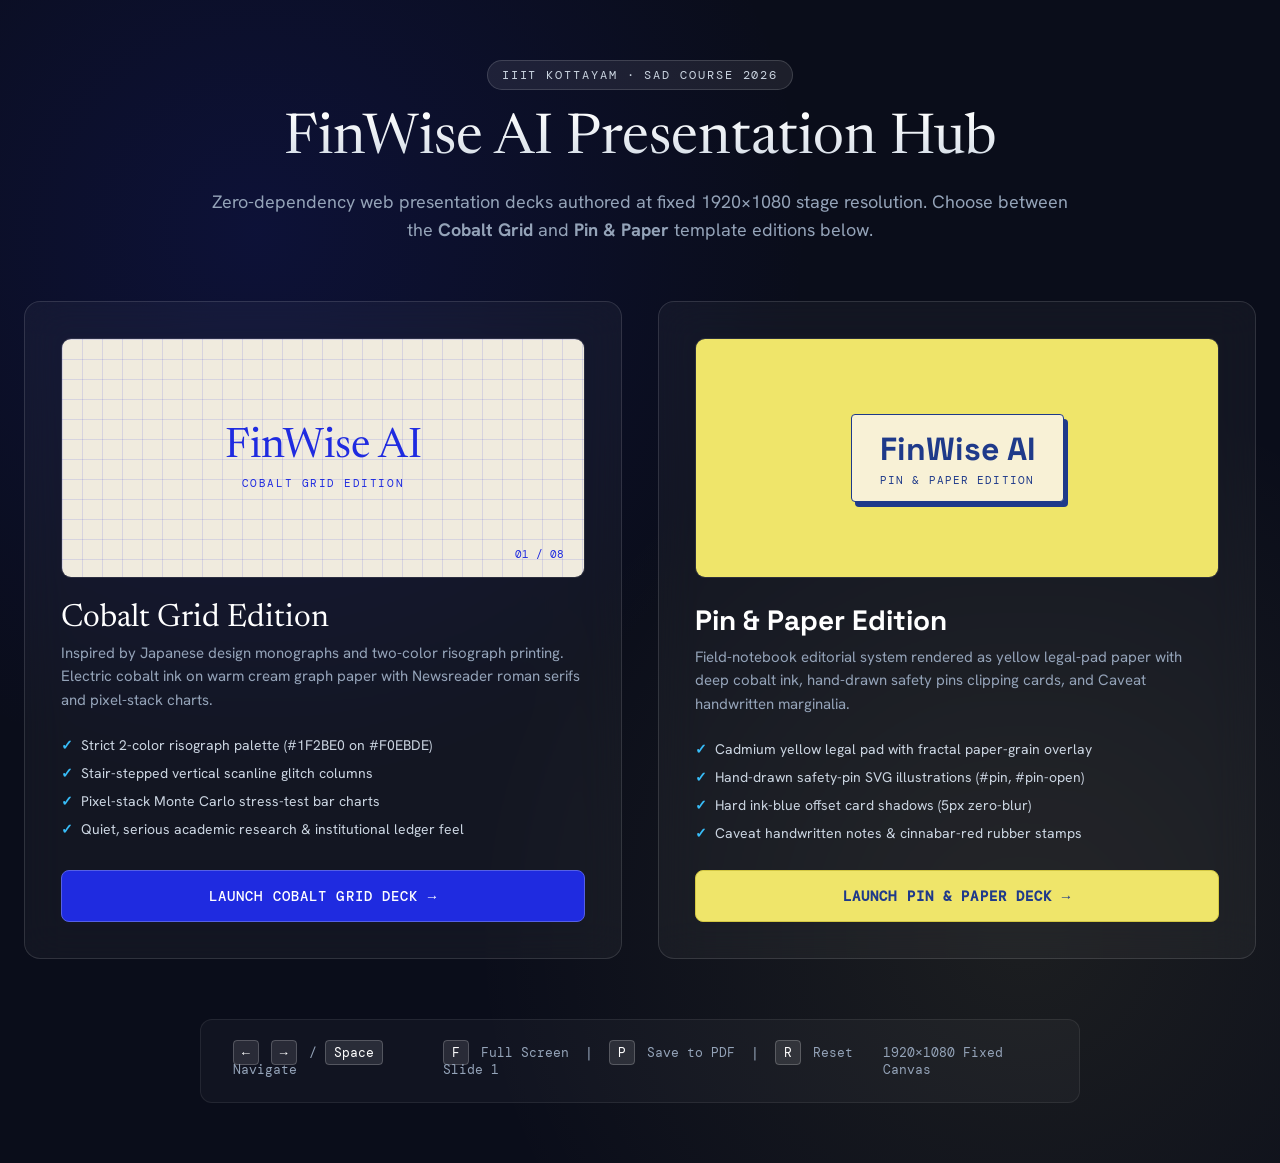
<file: slides/index.html>
<!DOCTYPE html>
<html lang="en">
<head>
    <meta charset="UTF-8">
    <meta name="viewport" content="width=device-width, initial-scale=1.0">
    <title>FinWise AI — Presentation Hub & Style Switcher</title>
    <link rel="preconnect" href="https://fonts.googleapis.com">
    <link rel="preconnect" href="https://fonts.gstatic.com" crossorigin>
    <link href="https://fonts.googleapis.com/css2?family=DM+Mono:ital,wght@0,400;0,500;1,400&family=Hanken+Grotesk:wght@400;500;600;700&family=Newsreader:ital,opsz,wght@0,6..72,400;1,6..72,400&family=Space+Grotesk:wght@500;700&display=swap" rel="stylesheet">

    <style>
        :root {
            --bg-dark: #0a0d1a;
            --card-bg: rgba(255, 255, 255, 0.04);
            --card-border: rgba(255, 255, 255, 0.12);
            --cobalt: #1F2BE0;
            --cobalt-glow: rgba(31, 43, 224, 0.35);
            --yellow: #EFE56A;
            --text-primary: #ffffff;
            --text-muted: #94a3b8;
        }

        * {
            margin: 0;
            padding: 0;
            box-sizing: border-box;
            -webkit-font-smoothing: antialiased;
        }

        body {
            background: var(--bg-dark);
            color: var(--text-primary);
            font-family: 'Hanken Grotesk', -apple-system, sans-serif;
            min-height: 100vh;
            display: flex;
            flex-direction: column;
            align-items: center;
            padding: 60px 24px;
            background-image: 
                radial-gradient(circle at 20% 20%, rgba(31, 43, 224, 0.15) 0%, transparent 40%),
                radial-gradient(circle at 80% 80%, rgba(239, 229, 106, 0.08) 0%, transparent 40%);
        }

        .header-section {
            text-align: center;
            max-width: 880px;
            margin-bottom: 56px;
        }

        .badge {
            display: inline-block;
            font-family: 'DM Mono', monospace;
            font-size: 12px;
            letter-spacing: 0.16em;
            text-transform: uppercase;
            padding: 6px 14px;
            background: rgba(255, 255, 255, 0.08);
            border: 1px solid rgba(255, 255, 255, 0.15);
            border-radius: 999px;
            color: #cbd5e1;
            margin-bottom: 20px;
        }

        .title {
            font-family: 'Newsreader', Georgia, serif;
            font-size: 56px;
            font-weight: 400;
            line-height: 1.1;
            margin-bottom: 16px;
            background: linear-gradient(180deg, #ffffff 0%, #cbd5e1 100%);
            -webkit-background-clip: text;
            -webkit-text-fill-color: transparent;
        }

        .subtitle {
            font-size: 18px;
            color: var(--text-muted);
            line-height: 1.6;
        }

        /* Deck Card Comparison Grid */
        .decks-grid {
            display: grid;
            grid-template-columns: repeat(2, 1fr);
            gap: 36px;
            max-width: 1240px;
            width: 100%;
            margin-bottom: 60px;
        }

        .deck-card {
            background: var(--card-bg);
            border: 1px solid var(--card-border);
            border-radius: 16px;
            padding: 36px;
            display: flex;
            flex-direction: column;
            justify-content: space-between;
            backdrop-filter: blur(20px);
            transition: transform 0.3s cubic-bezier(0.16, 1, 0.3, 1), border-color 0.3s, box-shadow 0.3s;
            position: relative;
            overflow: hidden;
        }

        .deck-card:hover {
            transform: translateY(-6px);
            box-shadow: 0 20px 50px rgba(0, 0, 0, 0.6);
        }

        .deck-card.cobalt-theme:hover {
            border-color: #5560E5;
            box-shadow: 0 20px 50px var(--cobalt-glow);
        }

        .deck-card.pin-theme:hover {
            border-color: #EFE56A;
            box-shadow: 0 20px 50px rgba(239, 229, 106, 0.2);
        }

        .deck-preview-thumb {
            width: 100%;
            height: 240px;
            border-radius: 10px;
            margin-bottom: 24px;
            border: 1px solid rgba(255, 255, 255, 0.1);
            overflow: hidden;
            display: flex;
            align-items: center;
            justify-content: center;
            position: relative;
        }

        .cobalt-thumb-bg {
            background: #F0EBDE;
            color: #1F2BE0;
            width: 100%;
            height: 100%;
            display: flex;
            flex-direction: column;
            justify-content: center;
            align-items: center;
            background-image: 
                linear-gradient(to right, rgba(31, 43, 224, 0.12) 1px, transparent 1px),
                linear-gradient(to bottom, rgba(31, 43, 224, 0.12) 1px, transparent 1px);
            background-size: 20px 20px;
            position: relative;
        }

        .pin-thumb-bg {
            background: #EFE56A;
            color: #1F3A8A;
            width: 100%;
            height: 100%;
            display: flex;
            flex-direction: column;
            justify-content: center;
            align-items: center;
            position: relative;
        }

        .deck-name {
            font-size: 28px;
            font-weight: 700;
            margin-bottom: 8px;
        }

        .deck-desc {
            font-size: 15px;
            color: var(--text-muted);
            line-height: 1.55;
            margin-bottom: 24px;
        }

        .features-list {
            list-style: none;
            display: flex;
            flex-direction: column;
            gap: 10px;
            margin-bottom: 28px;
            font-size: 14px;
            color: #cbd5e1;
        }

        .features-list li {
            display: flex;
            align-items: center;
            gap: 8px;
        }

        .features-list li::before {
            content: "✓";
            color: #38bdf8;
            font-weight: bold;
        }

        .btn-launch {
            display: inline-flex;
            align-items: center;
            justify-content: center;
            gap: 10px;
            width: 100%;
            padding: 16px 24px;
            border-radius: 8px;
            font-family: 'DM Mono', monospace;
            font-size: 14px;
            font-weight: 500;
            letter-spacing: 0.08em;
            text-transform: uppercase;
            text-decoration: none;
            transition: all 0.2s;
            cursor: pointer;
        }

        .btn-cobalt {
            background: #1F2BE0;
            color: #ffffff;
            border: 1px solid #5560E5;
        }

        .btn-cobalt:hover {
            background: #2b39f5;
        }

        .btn-pin {
            background: #EFE56A;
            color: #1F3A8A;
            border: 1px solid #d4c844;
            font-weight: 600;
        }

        .btn-pin:hover {
            background: #f7ec7e;
        }

        /* Keyboard Guide Footer */
        .controls-info {
            max-width: 880px;
            width: 100%;
            background: rgba(255, 255, 255, 0.03);
            border: 1px solid rgba(255, 255, 255, 0.08);
            border-radius: 12px;
            padding: 24px 32px;
            display: flex;
            justify-content: space-between;
            align-items: center;
            font-family: 'DM Mono', monospace;
            font-size: 13px;
            color: #94a3b8;
        }

        .key-badge {
            background: rgba(255, 255, 255, 0.1);
            border: 1px solid rgba(255, 255, 255, 0.2);
            padding: 3px 8px;
            border-radius: 4px;
            color: #fff;
            margin-right: 4px;
        }
    </style>
</head>
<body>

    <header class="header-section">
        <span class="badge">IIIT KOTTAYAM · SAD COURSE 2026</span>
        <h1 class="title">FinWise AI Presentation Hub</h1>
        <p class="subtitle">
            Zero-dependency web presentation decks authored at fixed 1920×1080 stage resolution. 
            Choose between the <strong>Cobalt Grid</strong> and <strong>Pin & Paper</strong> template editions below.
        </p>
    </header>

    <main class="decks-grid">
        <!-- Card 1: Cobalt Grid Edition -->
        <article class="deck-card cobalt-theme">
            <div>
                <div class="deck-preview-thumb">
                    <div class="cobalt-thumb-bg">
                        <span style="font-family: 'Newsreader', serif; font-size: 42px; line-height: 1;">FinWise AI</span>
                        <span style="font-family: 'DM Mono'; font-size: 11px; letter-spacing: 0.14em; text-transform: uppercase; margin-top: 8px;">Cobalt Grid Edition</span>
                        <div style="position: absolute; right: 20px; bottom: 16px; font-family: 'DM Mono'; font-size: 11px;">01 / 08</div>
                    </div>
                </div>

                <h2 class="deck-name" style="font-family: 'Newsreader', serif; font-weight: 400; font-size: 32px;">Cobalt Grid Edition</h2>
                <p class="deck-desc">
                    Inspired by Japanese design monographs and two-color risograph printing. Electric cobalt ink on warm cream graph paper with Newsreader roman serifs and pixel-stack charts.
                </p>

                <ul class="features-list">
                    <li>Strict 2-color risograph palette (#1F2BE0 on #F0EBDE)</li>
                    <li>Stair-stepped vertical scanline glitch columns</li>
                    <li>Pixel-stack Monte Carlo stress-test bar charts</li>
                    <li>Quiet, serious academic research & institutional ledger feel</li>
                </ul>
            </div>

            <a href="cobalt_grid.html" class="btn-launch btn-cobalt" target="_self">
                Launch Cobalt Grid Deck →
            </a>
        </article>

        <!-- Card 2: Pin & Paper Edition -->
        <article class="deck-card pin-theme">
            <div>
                <div class="deck-preview-thumb">
                    <div class="pin-thumb-bg">
                        <div style="background: #F8F1D6; border: 1.5px solid #1F3A8A; box-shadow: 4px 5px 0 0 #1F3A8A; padding: 14px 28px; border-radius: 4px; text-align: center;">
                            <span style="font-family: 'Space Grotesk'; font-size: 32px; font-weight: 700;">FinWise AI</span>
                            <span style="display: block; font-family: 'DM Mono'; font-size: 11px; margin-top: 4px; letter-spacing: 0.1em;">PIN & PAPER EDITION</span>
                        </div>
                    </div>
                </div>

                <h2 class="deck-name" style="font-family: 'Space Grotesk';">Pin & Paper Edition</h2>
                <p class="deck-desc">
                    Field-notebook editorial system rendered as yellow legal-pad paper with deep cobalt ink, hand-drawn safety pins clipping cards, and Caveat handwritten marginalia.
                </p>

                <ul class="features-list">
                    <li>Cadmium yellow legal pad with fractal paper-grain overlay</li>
                    <li>Hand-drawn safety-pin SVG illustrations (#pin, #pin-open)</li>
                    <li>Hard ink-blue offset card shadows (5px zero-blur)</li>
                    <li>Caveat handwritten notes & cinnabar-red rubber stamps</li>
                </ul>
            </div>

            <a href="pin_and_paper.html" class="btn-launch btn-pin" target="_self">
                Launch Pin & Paper Deck →
            </a>
        </article>
    </main>

    <footer class="controls-info">
        <div>
            <span class="key-badge">←</span> <span class="key-badge">→</span> / <span class="key-badge">Space</span> Navigate
        </div>
        <div>
            <span class="key-badge">F</span> Full Screen &nbsp;|&nbsp; <span class="key-badge">P</span> Save to PDF &nbsp;|&nbsp; <span class="key-badge">R</span> Reset Slide 1
        </div>
        <div>
            1920×1080 Fixed Canvas
        </div>
    </footer>

</body>
</html>
</file>
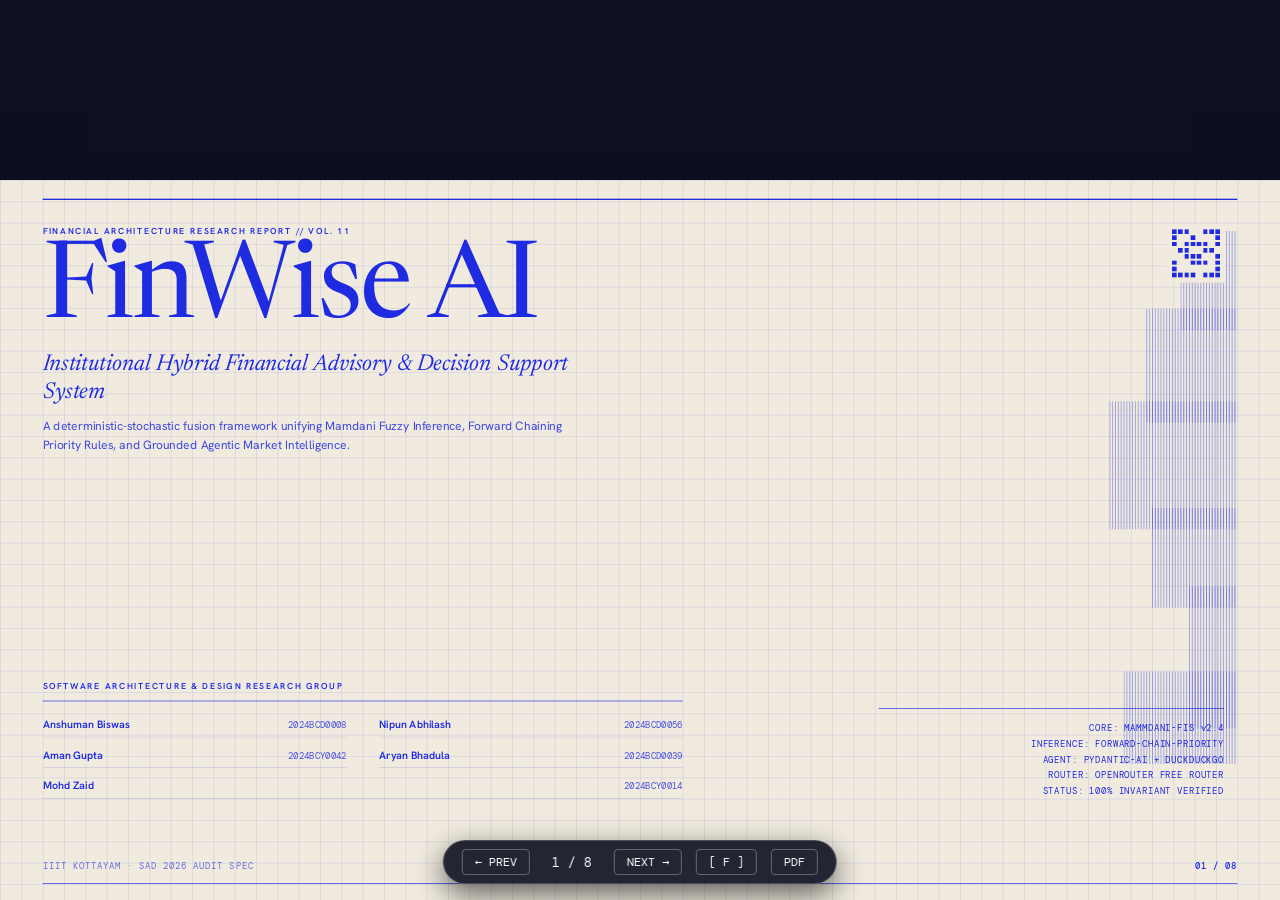
<file: slides/cobalt_grid.html>
<!DOCTYPE html>
<html lang="en">
<head>
    <meta charset="UTF-8">
    <meta name="viewport" content="width=device-width, initial-scale=1.0">
    <title>FinWise AI — Institutional Hybrid Financial Advisory & Decision Support System</title>
    <!-- Google Fonts: Newsreader (display serif 400), Hanken Grotesk (sans body & caps), DM Mono (chrome & telemetry) -->
    <link rel="preconnect" href="https://fonts.googleapis.com">
    <link rel="preconnect" href="https://fonts.gstatic.com" crossorigin>
    <link href="https://fonts.googleapis.com/css2?family=DM+Mono:ital,wght@0,400;0,500;1,400&family=Hanken+Grotesk:wght@400;500;600;700&family=Newsreader:ital,opsz,wght@0,6..72,400;1,6..72,400&display=swap" rel="stylesheet">

    <style>
        /* ==========================================================================
           COBALT GRID DESIGN SYSTEM (zarazhangrui/frontend-slides)
           Strict Two-Color Editorial Risograph Aesthetic
           ========================================================================== */
        :root {
            --paper: #F0EBDE;
            --paper-2: #E6E0CE;
            --ink: #1F2BE0;
            --ink-soft: #5560E5;
            --grid: rgba(31, 43, 224, 0.09);
            --ink-faint: rgba(31, 43, 224, 0.18);
            --ink-subtle: rgba(31, 43, 224, 0.35);

            --font-serif: "Newsreader", Georgia, serif;
            --font-sans: "Hanken Grotesk", -apple-system, BlinkMacSystemFont, sans-serif;
            --font-mono: "DM Mono", ui-monospace, SFMono-Regular, monospace;

            --ease-out: cubic-bezier(0.16, 1, 0.3, 1);
        }

        * {
            margin: 0;
            padding: 0;
            box-sizing: border-box;
            -webkit-font-smoothing: antialiased;
        }

        html, body {
            width: 100%;
            height: 100%;
            overflow: hidden;
            background: #0d1020;
            font-family: var(--font-sans);
            color: var(--ink);
            user-select: none;
        }

        /* 1. Viewport Outer Container */
        .deck-viewport {
            position: fixed;
            inset: 0;
            overflow: hidden;
            display: flex;
            align-items: center;
            justify-content: center;
            background: #0d1020;
        }

        /* 2. Fixed 1920x1080 Stage */
        .deck-stage {
            position: absolute;
            width: 1920px;
            height: 1080px;
            background: var(--paper);
            overflow: hidden;
            transform-origin: center center;
            box-shadow: 0 30px 90px rgba(0, 0, 0, 0.5);
        }

        /* 3. Permanent Graph-Paper Grid (Non-optional) */
        .deck-stage::before {
            content: "";
            position: absolute;
            inset: 0;
            background-image: 
                linear-gradient(to right, var(--grid) 1px, transparent 1px),
                linear-gradient(to bottom, var(--grid) 1px, transparent 1px);
            background-size: 32px 32px;
            pointer-events: none;
            z-index: 1;
        }

        /* 4. Persistent Cobalt Hairlines Framing Every Slide */
        .stage-hairline-top {
            position: absolute;
            top: 28px;
            left: 64px;
            right: 64px;
            height: 1.5px;
            background: var(--ink);
            z-index: 20;
            pointer-events: none;
        }

        .stage-hairline-bottom {
            position: absolute;
            bottom: 24px;
            left: 64px;
            right: 64px;
            height: 1.5px;
            background: var(--ink);
            z-index: 20;
            pointer-events: none;
        }

        /* 5. Persistent Navigation Chrome & Page Number */
        .stage-chrome-left {
            position: absolute;
            left: 64px;
            bottom: 42px;
            font-family: var(--font-mono);
            font-size: 13px;
            letter-spacing: 0.08em;
            color: var(--ink);
            opacity: 0.65;
            z-index: 25;
            text-transform: uppercase;
        }

        .stage-chrome-right {
            position: absolute;
            right: 64px;
            bottom: 42px;
            font-family: var(--font-mono);
            font-size: 14px;
            letter-spacing: 0.08em;
            color: var(--ink);
            font-weight: 500;
            z-index: 25;
        }

        /* 6. Slide Stack Layout */
        .slide {
            position: absolute;
            inset: 0;
            width: 1920px;
            height: 1080px;
            padding: 68px 64px 80px 64px;
            display: flex;
            flex-direction: column;
            opacity: 0;
            visibility: hidden;
            pointer-events: none;
            transition: opacity 0.3s var(--ease-out), transform 0.3s var(--ease-out);
            z-index: 2;
        }

        .slide.active {
            opacity: 1;
            visibility: visible;
            pointer-events: auto;
            z-index: 10;
        }

        /* Topbar Header Component */
        .topbar {
            display: flex;
            align-items: baseline;
            justify-content: space-between;
            border-bottom: 1.5px solid var(--ink);
            padding-bottom: 18px;
            margin-bottom: 42px;
            position: relative;
            z-index: 5;
        }

        .topbar-title {
            font-family: var(--font-serif);
            font-size: 52px;
            font-weight: 400;
            line-height: 1.0;
            color: var(--ink);
            letter-spacing: -0.01em;
        }

        .topbar-meta {
            font-family: var(--font-mono);
            font-size: 14px;
            letter-spacing: 0.1em;
            text-transform: uppercase;
            color: var(--ink);
            opacity: 0.85;
        }

        /* Typography Presets */
        .display-hero {
            font-family: var(--font-serif);
            font-size: 160px;
            font-weight: 400;
            line-height: 0.88;
            letter-spacing: -0.025em;
            color: var(--ink);
        }

        .serif-sub {
            font-family: var(--font-serif);
            font-size: 34px;
            font-weight: 400;
            line-height: 1.25;
            color: var(--ink);
        }

        .serif-italic {
            font-style: italic;
        }

        .micro-kicker {
            font-family: var(--font-sans);
            font-size: 13px;
            font-weight: 600;
            letter-spacing: 0.18em;
            text-transform: uppercase;
            color: var(--ink);
            display: block;
            margin-bottom: 12px;
        }

        .mono-tag {
            font-family: var(--font-mono);
            font-size: 13px;
            letter-spacing: 0.06em;
            color: var(--ink);
        }

        .body-p {
            font-family: var(--font-sans);
            font-size: 18px;
            font-weight: 400;
            line-height: 1.55;
            color: var(--ink);
        }

        .body-sm {
            font-family: var(--font-sans);
            font-size: 15px;
            font-weight: 400;
            line-height: 1.5;
            color: var(--ink);
        }

        /* Decorative Elements: Pixel Glitch & QR Block */
        .pixel-glitch {
            position: absolute;
            right: 64px;
            top: 76px;
            bottom: 90px;
            width: 320px;
            pointer-events: none;
            z-index: 3;
            opacity: 0.85;
        }

        .qr-mosaic {
            display: grid;
            grid-template-columns: repeat(8, 1fr);
            grid-template-rows: repeat(8, 1fr);
            gap: 2.5px;
            background: var(--paper);
            padding: 6px;
            box-shadow: 0 0 0 2px var(--paper);
            width: 84px;
            height: 84px;
        }

        .qr-cell {
            background: transparent;
        }

        .qr-cell.on {
            background: var(--ink);
        }

        /* Slide 1: Masthead Cover Styles */
        .cover-container {
            display: grid;
            grid-template-columns: 1.4fr 0.6fr;
            height: 100%;
            align-content: space-between;
            position: relative;
            z-index: 5;
        }

        .cover-left {
            display: flex;
            flex-direction: column;
            justify-content: space-between;
            height: 860px;
        }

        .cover-right {
            display: flex;
            flex-direction: column;
            align-items: flex-end;
            justify-content: space-between;
            height: 860px;
            padding-right: 20px;
        }

        .team-roster {
            display: grid;
            grid-template-columns: repeat(2, 1fr);
            gap: 16px 48px;
            border-top: 1.5px solid var(--ink);
            padding-top: 24px;
            max-width: 960px;
        }

        .roster-item {
            display: flex;
            justify-content: space-between;
            align-items: baseline;
            border-bottom: 1px solid var(--ink-faint);
            padding-bottom: 8px;
        }

        .roster-name {
            font-family: var(--font-sans);
            font-size: 16px;
            font-weight: 600;
            color: var(--ink);
        }

        .roster-roll {
            font-family: var(--font-mono);
            font-size: 14px;
            color: var(--ink);
            opacity: 0.8;
        }

        /* Slide 2: Four Dilemmas Ledger Grid */
        .ledger-grid {
            display: grid;
            grid-template-columns: repeat(2, 1fr);
            gap: 36px 64px;
            position: relative;
            z-index: 5;
        }

        .ledger-card {
            border-top: 1.5px solid var(--ink);
            padding-top: 20px;
            display: flex;
            flex-direction: column;
            gap: 14px;
        }

        .ledger-num {
            font-family: var(--font-mono);
            font-size: 16px;
            font-weight: 500;
            color: var(--ink);
            letter-spacing: 0.08em;
        }

        .ledger-h3 {
            font-family: var(--font-serif);
            font-size: 34px;
            font-weight: 400;
            line-height: 1.15;
            color: var(--ink);
        }

        .ledger-fail {
            font-family: var(--font-mono);
            font-size: 13px;
            background: rgba(31, 43, 224, 0.06);
            border-left: 3px solid var(--ink);
            padding: 8px 12px;
            color: var(--ink);
        }

        /* Slide 3: 4-Tier Hybrid Architecture Pipeline */
        .arch-pipeline {
            display: grid;
            grid-template-columns: repeat(4, 1fr);
            gap: 24px;
            height: 760px;
            position: relative;
            z-index: 5;
        }

        .arch-tier {
            border: 1.5px solid var(--ink);
            background: rgba(240, 235, 222, 0.85);
            display: flex;
            flex-direction: column;
            justify-content: space-between;
            padding: 24px 22px;
            position: relative;
        }

        .arch-tier-header {
            border-bottom: 1px solid var(--ink-faint);
            padding-bottom: 14px;
            margin-bottom: 18px;
        }

        .arch-tier-num {
            font-family: var(--font-mono);
            font-size: 12px;
            letter-spacing: 0.14em;
            text-transform: uppercase;
            color: var(--ink);
            opacity: 0.7;
            margin-bottom: 6px;
            display: block;
        }

        .arch-tier-title {
            font-family: var(--font-serif);
            font-size: 28px;
            font-weight: 400;
            line-height: 1.1;
            color: var(--ink);
        }

        .arch-list {
            list-style: none;
            display: flex;
            flex-direction: column;
            gap: 12px;
        }

        .arch-list li {
            font-family: var(--font-sans);
            font-size: 14px;
            line-height: 1.45;
            color: var(--ink);
            padding-left: 14px;
            position: relative;
        }

        .arch-list li::before {
            content: "—";
            position: absolute;
            left: 0;
            color: var(--ink);
            opacity: 0.6;
        }

        .arch-tier-footer {
            border-top: 1px solid var(--ink-faint);
            padding-top: 14px;
            font-family: var(--font-mono);
            font-size: 12px;
            letter-spacing: 0.04em;
            color: var(--ink);
        }

        /* Slide 4: Algorithmic Core I (Mamdani FIS) */
        .math-layout {
            display: grid;
            grid-template-columns: 1.1fr 0.9fr;
            gap: 48px;
            position: relative;
            z-index: 5;
        }

        .math-box {
            border: 1.5px solid var(--ink);
            padding: 28px;
            background: rgba(240, 235, 222, 0.9);
            display: flex;
            flex-direction: column;
            gap: 18px;
        }

        .math-formula {
            font-family: var(--font-mono);
            font-size: 15px;
            line-height: 1.6;
            background: rgba(31, 43, 224, 0.05);
            padding: 14px 18px;
            border-left: 3px solid var(--ink);
            color: var(--ink);
        }

        .table-cobalt {
            width: 100%;
            border-collapse: collapse;
            font-family: var(--font-sans);
            font-size: 14px;
        }

        .table-cobalt th {
            font-family: var(--font-mono);
            font-size: 12px;
            letter-spacing: 0.1em;
            text-transform: uppercase;
            text-align: left;
            padding: 10px 12px;
            border-bottom: 1.5px solid var(--ink);
            color: var(--ink);
        }

        .table-cobalt td {
            padding: 10px 12px;
            border-bottom: 1px solid var(--ink-faint);
            color: var(--ink);
        }

        /* Slide 5: Forward Chaining Priority Rules */
        .rule-chain-grid {
            display: grid;
            grid-template-columns: repeat(2, 1fr);
            gap: 24px;
            position: relative;
            z-index: 5;
        }

        .rule-card {
            border: 1.5px solid var(--ink);
            padding: 22px 24px;
            background: rgba(240, 235, 222, 0.85);
            display: flex;
            flex-direction: column;
            gap: 12px;
        }

        .rule-badge-row {
            display: flex;
            justify-content: space-between;
            align-items: center;
        }

        .rule-prio {
            font-family: var(--font-mono);
            font-size: 12px;
            letter-spacing: 0.1em;
            background: var(--ink);
            color: var(--paper);
            padding: 3px 8px;
            font-weight: 500;
        }

        .rule-id {
            font-family: var(--font-mono);
            font-size: 13px;
            font-weight: 500;
            color: var(--ink);
        }

        .rule-title {
            font-family: var(--font-serif);
            font-size: 26px;
            font-weight: 400;
            color: var(--ink);
            line-height: 1.15;
        }

        .rule-logic {
            font-family: var(--font-mono);
            font-size: 13px;
            line-height: 1.5;
            background: rgba(31, 43, 224, 0.05);
            padding: 10px 14px;
            border-left: 2px solid var(--ink);
        }

        /* Slide 6: Agentic Grounding & Resilience */
        .agent-grid {
            display: grid;
            grid-template-columns: repeat(3, 1fr);
            gap: 28px;
            position: relative;
            z-index: 5;
        }

        .agent-card {
            border: 1.5px solid var(--ink);
            padding: 26px;
            background: rgba(240, 235, 222, 0.85);
            display: flex;
            flex-direction: column;
            gap: 16px;
        }

        .agent-header {
            font-family: var(--font-serif);
            font-size: 28px;
            line-height: 1.15;
            color: var(--ink);
            border-bottom: 1.5px solid var(--ink);
            padding-bottom: 12px;
        }

        /* Slide 7: Verification & TA Evaluation Suite (Pixel Stack Bars) */
        .eval-container {
            display: grid;
            grid-template-columns: 0.9fr 1.1fr;
            gap: 48px;
            position: relative;
            z-index: 5;
        }

        .metrics-stack {
            display: grid;
            grid-template-columns: repeat(2, 1fr);
            gap: 24px;
        }

        .metric-cell {
            border: 1.5px solid var(--ink);
            padding: 20px;
            background: rgba(240, 235, 222, 0.85);
            display: flex;
            flex-direction: column;
            justify-content: space-between;
        }

        .metric-val {
            font-family: var(--font-serif);
            font-size: 64px;
            line-height: 0.95;
            color: var(--ink);
            letter-spacing: -0.02em;
            margin: 8px 0;
        }

        .chart-box {
            border: 1.5px solid var(--ink);
            padding: 24px;
            background: rgba(240, 235, 222, 0.9);
            display: flex;
            flex-direction: column;
            justify-content: space-between;
        }

        .pixel-bars-container {
            display: flex;
            align-items: flex-end;
            justify-content: space-between;
            height: 340px;
            padding: 20px 0 10px 0;
            border-bottom: 1.5px solid var(--ink);
        }

        .bar-col {
            display: flex;
            flex-direction: column;
            align-items: center;
            gap: 8px;
            flex: 1;
        }

        .bar-stack {
            display: flex;
            flex-direction: column-reverse;
            gap: 3px;
            width: 32px;
        }

        .stack-cell {
            width: 100%;
            height: 12px;
            background: var(--grid);
        }

        .stack-cell.on {
            background: var(--ink);
        }

        .bar-label {
            font-family: var(--font-mono);
            font-size: 11px;
            letter-spacing: 0.05em;
            color: var(--ink);
        }

        /* Slide 8: Workstation & Roadmap */
        .closing-container {
            display: grid;
            grid-template-columns: 1fr 1fr;
            gap: 48px;
            position: relative;
            z-index: 5;
        }

        .workstation-features {
            display: grid;
            grid-template-columns: repeat(2, 1fr);
            gap: 18px;
        }

        .feature-tile {
            border: 1.5px solid var(--ink);
            padding: 16px;
            background: rgba(240, 235, 222, 0.85);
        }

        .feature-title {
            font-family: var(--font-mono);
            font-size: 13px;
            font-weight: 500;
            letter-spacing: 0.06em;
            margin-bottom: 6px;
            display: block;
        }

        .roadmap-timeline {
            display: flex;
            flex-direction: column;
            gap: 16px;
            border-left: 2px solid var(--ink);
            padding-left: 24px;
        }

        .timeline-step {
            position: relative;
        }

        .timeline-step::before {
            content: "";
            position: absolute;
            left: -31px;
            top: 6px;
            width: 12px;
            height: 12px;
            background: var(--ink);
        }

        .timeline-quarter {
            font-family: var(--font-mono);
            font-size: 12px;
            letter-spacing: 0.1em;
            font-weight: 500;
            color: var(--ink);
            display: block;
        }

        .timeline-heading {
            font-family: var(--font-serif);
            font-size: 24px;
            line-height: 1.2;
            color: var(--ink);
            margin: 4px 0;
        }

        /* Floating Slide Controls (Discrete, Outside Print) */
        .deck-controls {
            position: fixed;
            bottom: 16px;
            left: 50%;
            transform: translateX(-50%);
            display: flex;
            align-items: center;
            gap: 14px;
            background: rgba(13, 16, 32, 0.9);
            border: 1px solid rgba(255, 255, 255, 0.2);
            padding: 8px 18px;
            border-radius: 999px;
            z-index: 1000;
            box-shadow: 0 10px 30px rgba(0, 0, 0, 0.6);
            backdrop-filter: blur(10px);
        }

        .control-btn {
            background: transparent;
            border: 1px solid rgba(255, 255, 255, 0.3);
            color: #fff;
            font-family: var(--font-mono);
            font-size: 12px;
            padding: 4px 12px;
            border-radius: 4px;
            cursor: pointer;
            transition: all 0.2s;
        }

        .control-btn:hover {
            background: var(--ink);
            border-color: var(--ink);
        }

        .control-counter {
            font-family: var(--font-mono);
            font-size: 13px;
            color: #fff;
            padding: 0 8px;
        }

        /* Print Media Setup (Generates Perfect 1920x1080 PDF Pages) */
        @media print {
            html, body {
                width: 1920px;
                height: auto;
                background: #fff;
                overflow: visible;
            }
            .deck-viewport {
                position: static;
                background: #fff;
            }
            .deck-stage {
                position: static;
                width: auto;
                height: auto;
                transform: none !important;
                box-shadow: none;
            }
            .slide {
                position: relative !important;
                display: flex !important;
                visibility: visible !important;
                opacity: 1 !important;
                width: 1920px !important;
                height: 1080px !important;
                break-after: page;
                page-break-after: always;
            }
            .deck-controls {
                display: none !important;
            }
        }
    </style>
</head>
<body>

    <div class="deck-viewport">
        <main class="deck-stage" id="deckStage">
            <!-- Persistent Top & Bottom Cobalt Hairlines -->
            <div class="stage-hairline-top"></div>
            <div class="stage-hairline-bottom"></div>

            <!-- Persistent Bottom Chrome -->
            <div class="stage-chrome-left">IIIT KOTTAYAM · SAD 2026 AUDIT SPEC</div>
            <div class="stage-chrome-right" id="slideIndexDisplay">01 / 08</div>

            <!-- ==========================================================================
                 SLIDE 1: COVER / MASTHEAD
                 ========================================================================== -->
            <section class="slide active" data-index="1">
                <div class="cover-container">
                    <div class="cover-left">
                        <div>
                            <span class="micro-kicker">FINANCIAL ARCHITECTURE RESEARCH REPORT // VOL. 11</span>
                            <h1 class="display-hero">FinWise AI</h1>
                            <p class="serif-sub serif-italic" style="margin-top: 18px; max-width: 880px;">
                                Institutional Hybrid Financial Advisory & Decision Support System
                            </p>
                            <p class="body-p" style="margin-top: 14px; max-width: 820px; opacity: 0.85;">
                                A deterministic-stochastic fusion framework unifying Mamdani Fuzzy Inference, Forward Chaining Priority Rules, and Grounded Agentic Market Intelligence.
                            </p>
                        </div>

                        <div>
                            <span class="micro-kicker" style="margin-bottom: 14px;">SOFTWARE ARCHITECTURE & DESIGN RESEARCH GROUP</span>
                            <div class="team-roster">
                                <div class="roster-item">
                                    <span class="roster-name">Anshuman Biswas</span>
                                    <span class="roster-roll">2024BCD0008</span>
                                </div>
                                <div class="roster-item">
                                    <span class="roster-name">Nipun Abhilash</span>
                                    <span class="roster-roll">2024BCD0056</span>
                                </div>
                                <div class="roster-item">
                                    <span class="roster-name">Aman Gupta</span>
                                    <span class="roster-roll">2024BCY0042</span>
                                </div>
                                <div class="roster-item">
                                    <span class="roster-name">Aryan Bhadula</span>
                                    <span class="roster-roll">2024BCD0039</span>
                                </div>
                                <div class="roster-item" style="grid-column: span 2;">
                                    <span class="roster-name">Mohd Zaid</span>
                                    <span class="roster-roll">2024BCY0014</span>
                                </div>
                            </div>
                        </div>
                    </div>

                    <div class="cover-right">
                        <!-- 8x8 QR Mosaic Patch -->
                        <div class="qr-mosaic">
                            <div class="qr-cell on"></div><div class="qr-cell on"></div><div class="qr-cell on"></div><div class="qr-cell"></div><div class="qr-cell"></div><div class="qr-cell on"></div><div class="qr-cell on"></div><div class="qr-cell on"></div>
                            <div class="qr-cell on"></div><div class="qr-cell"></div><div class="qr-cell"></div><div class="qr-cell on"></div><div class="qr-cell"></div><div class="qr-cell"></div><div class="qr-cell"></div><div class="qr-cell on"></div>
                            <div class="qr-cell on"></div><div class="qr-cell"></div><div class="qr-cell on"></div><div class="qr-cell on"></div><div class="qr-cell on"></div><div class="qr-cell on"></div><div class="qr-cell"></div><div class="qr-cell on"></div>
                            <div class="qr-cell"></div><div class="qr-cell on"></div><div class="qr-cell on"></div><div class="qr-cell"></div><div class="qr-cell"></div><div class="qr-cell on"></div><div class="qr-cell on"></div><div class="qr-cell"></div>
                            <div class="qr-cell"></div><div class="qr-cell"></div><div class="qr-cell on"></div><div class="qr-cell on"></div><div class="qr-cell on"></div><div class="qr-cell"></div><div class="qr-cell"></div><div class="qr-cell on"></div>
                            <div class="qr-cell on"></div><div class="qr-cell"></div><div class="qr-cell"></div><div class="qr-cell on"></div><div class="qr-cell on"></div><div class="qr-cell on"></div><div class="qr-cell"></div><div class="qr-cell on"></div>
                            <div class="qr-cell on"></div><div class="qr-cell"></div><div class="qr-cell"></div><div class="qr-cell"></div><div class="qr-cell"></div><div class="qr-cell"></div><div class="qr-cell"></div><div class="qr-cell on"></div>
                            <div class="qr-cell on"></div><div class="qr-cell on"></div><div class="qr-cell on"></div><div class="qr-cell on"></div><div class="qr-cell"></div><div class="qr-cell on"></div><div class="qr-cell on"></div><div class="qr-cell on"></div>
                        </div>

                        <!-- Technical Specification Monospace Ticker -->
                        <div style="text-align: right; border-top: 1.5px solid var(--ink); padding-top: 18px; width: 100%;">
                            <span class="mono-tag" style="display: block; line-height: 1.8;">
                                CORE: MAMMDANI-FIS v2.4<br>
                                INFERENCE: FORWARD-CHAIN-PRIORITY<br>
                                AGENT: PYDANTIC-AI + DUCKDUCKGO<br>
                                ROUTER: OPENROUTER FREE ROUTER<br>
                                STATUS: 100% INVARIANT VERIFIED
                            </span>
                        </div>
                    </div>
                </div>

                <!-- Signature Stair-Stepped Pixel Glitch Column -->
                <svg class="pixel-glitch" viewBox="0 0 300 750" fill="none" xmlns="http://www.w3.org/2000/svg">
                    <defs>
                        <pattern id="scanlines" width="4" height="4" patternUnits="userSpaceOnUse">
                            <line x1="0" y1="0" x2="0" y2="4" stroke="#1F2BE0" stroke-width="1.2" />
                        </pattern>
                    </defs>
                    <rect x="220" y="0" width="80" height="140" fill="url(#scanlines)" />
                    <rect x="170" y="110" width="130" height="160" fill="url(#scanlines)" />
                    <rect x="120" y="240" width="180" height="180" fill="url(#scanlines)" />
                    <rect x="180" y="390" width="120" height="140" fill="url(#scanlines)" />
                    <rect x="230" y="500" width="70" height="200" fill="url(#scanlines)" />
                    <rect x="140" y="620" width="160" height="130" fill="url(#scanlines)" />
                </svg>
            </section>

            <!-- ==========================================================================
                 SLIDE 2: THE PROBLEM LANDSCAPE
                 ========================================================================== -->
            <section class="slide" data-index="2">
                <div class="topbar">
                    <h2 class="topbar-title">The Four Structural Dilemmas of Automated Wealth Advisory</h2>
                    <span class="topbar-meta">DIAGNOSTIC LEDGER // 002</span>
                </div>

                <div class="ledger-grid">
                    <div class="ledger-card">
                        <span class="ledger-num">01 / STOCHASTIC VOLATILITY</span>
                        <h3 class="ledger-h3">LLM Hallucination & Arithmetic Collapse</h3>
                        <p class="body-p">
                            Pure generative models cannot perform reliable quantitative portfolio optimization. Unbounded probabilistic generators hallucinate ticker yields, violate foundational capital conservation rules, and produce asset allocation weights that do not sum to 100%.
                        </p>
                        <div class="ledger-fail">
                            CRITICAL FAILURE: Non-deterministic weight synthesis, zero regulatory accountability, prompt-injection vulnerability.
                        </div>
                    </div>

                    <div class="ledger-card">
                        <span class="ledger-num">02 / DISCRETE FRAGILITY</span>
                        <h3 class="ledger-h3">Boundary Cliff Effects in Decision Trees</h3>
                        <p class="body-p">
                            Traditional static rule engines depend on rigid crisp thresholds. An investor with a ₹49,999 emergency fund is classified as "Vulnerable" while ₹50,001 abruptly triggers "Aggressive Equity"—an artificial discontinuous cliff that misallocates real capital.
                        </p>
                        <div class="ledger-fail">
                            CRITICAL FAILURE: Step-function portfolio jumps, zero tolerance for subjective financial ambiguity.
                        </div>
                    </div>

                    <div class="ledger-card">
                        <span class="ledger-num">03 / REAL-TIME BLINDNESS</span>
                        <h3 class="ledger-h3">Stale Macroeconomic Context</h3>
                        <p class="body-p">
                            Offline advisory logic operates in an economic vacuum. Hardcoded formulas cannot adapt when central banks unexpectedly raise repo rates by 50 bps, inflation spikes beyond target bands, or geopolitical conflicts drive emergency sovereign yields higher.
                        </p>
                        <div class="ledger-fail">
                            CRITICAL FAILURE: Outdated yield assumptions, static debt payoff guidance during interest rate shifts.
                        </div>
                    </div>

                    <div class="ledger-card">
                        <span class="ledger-num">04 / COMPLIANCE PROVENANCE</span>
                        <h3 class="ledger-h3">The Black-Box Auditability Impasse</h3>
                        <p class="body-p">
                            Financial regulations (SEBI, FINRA, SEC) mandate comprehensive explainability and formal mathematical justification for every fiduciary recommendation. End-to-end deep neural models cannot provide an audit trail of why a client was allocated 30% debt.
                        </p>
                        <div class="ledger-fail">
                            CRITICAL FAILURE: Regulatory rejection, impossible forensic reconstruction of investment logic.
                        </div>
                    </div>
                </div>
            </section>

            <!-- ==========================================================================
                 SLIDE 3: 4-TIER HYBRID ARCHITECTURE
                 ========================================================================== -->
            <section class="slide" data-index="3">
                <div class="topbar">
                    <h2 class="topbar-title">Software Architecture: 4-Tier Hybrid Decision Engine</h2>
                    <span class="topbar-meta">PIPELINE TOPOLOGY // 003</span>
                </div>

                <div class="arch-pipeline">
                    <div class="arch-tier">
                        <div class="arch-tier-header">
                            <span class="arch-tier-num">TIER 01 · NORMALIZATION</span>
                            <h3 class="arch-tier-title">Telemetry Validation</h3>
                        </div>
                        <ul class="arch-list">
                            <li>Strict Pydantic V2 schema validation and sanity bounds enforcement.</li>
                            <li>Normalizes Net Worth, Monthly Surplus, Debt APR, Investment Horizon.</li>
                            <li>Calculates Debt-to-Income (DTI) and Emergency Reserve ratios.</li>
                            <li>Rejects out-of-domain telemetry before pipeline propagation.</li>
                        </ul>
                        <div class="arch-tier-footer">
                            STATUS: INVARIANT ENFORCED<br>
                            OUTPUT: NormalizedUserProfile
                        </div>
                    </div>

                    <div class="arch-tier">
                        <div class="arch-tier-header">
                            <span class="arch-tier-num">TIER 02 · FUZZY LOGIC</span>
                            <h3 class="arch-tier-title">Mamdani FIS Core</h3>
                        </div>
                        <ul class="arch-list">
                            <li>Continuous evaluation of subjective human financial ambiguity.</li>
                            <li>Overlapping triangular & trapezoidal membership functions.</li>
                            <li>Evaluates multi-input rules using Gödel min T-norm.</li>
                            <li>Centroid defuzzification produces continuous Risk Score $S \in [0, 100]$.</li>
                        </ul>
                        <div class="arch-tier-footer">
                            STATUS: CONTINUOUS SURFACE<br>
                            OUTPUT: ContinuousRiskMetric
                        </div>
                    </div>

                    <div class="arch-tier">
                        <div class="arch-tier-header">
                            <span class="arch-tier-num">TIER 03 · EXPERT RULES</span>
                            <h3 class="arch-tier-title">Forward Chaining</h3>
                        </div>
                        <ul class="arch-list">
                            <li>Deterministic priority activation queue ($P=100 \dots 70$).</li>
                            <li>Enforces regulatory guardrails and safety reserves.</li>
                            <li>Mandatory 6-month Emergency Fund liquidity gate.</li>
                            <li>Imposes hard equity caps during high-cost debt amortizations.</li>
                        </ul>
                        <div class="arch-tier-footer">
                            STATUS: DETERMINISTIC QUEUE<br>
                            OUTPUT: VerifiedConstraintMatrix
                        </div>
                    </div>

                    <div class="arch-tier">
                        <div class="arch-tier-header">
                            <span class="arch-tier-num">TIER 04 · AGENTIC RAG</span>
                            <h3 class="arch-tier-title">PydanticAI Grounding</h3>
                        </div>
                        <ul class="arch-list">
                            <li>Real-time market grounding using DuckDuckGo search.</li>
                            <li>Extracts current central bank repo rates and macro signals.</li>
                            <li>Multi-model fallback chain via OpenRouter free router.</li>
                            <li>Generates auditable rationale strictly bound to typed schemas.</li>
                        </ul>
                        <div class="arch-tier-footer">
                            STATUS: REAL-TIME GROUNDED<br>
                            OUTPUT: AuditableAdvisoryReport
                        </div>
                    </div>
                </div>
            </section>

            <!-- ==========================================================================
                 SLIDE 4: ALGORITHMIC CORE I (MAMDANI FIS)
                 ========================================================================== -->
            <section class="slide" data-index="4">
                <div class="topbar">
                    <h2 class="topbar-title">Algorithmic Core I: Continuous Fuzzy Inference System</h2>
                    <span class="topbar-meta">MATHEMATICAL FORMALISM // 004</span>
                </div>

                <div class="math-layout">
                    <div class="math-box">
                        <span class="micro-kicker">MATHEMATICAL DEFINITION & INFERENCE MECHANISM</span>
                        <p class="body-sm">
                            The Mamdani Fuzzy Inference System models non-linear risk appetite across multi-dimensional input domains without step-function discontinuities.
                        </p>

                        <div class="math-formula">
                            <strong>1. Triangular Membership Function:</strong><br>
                            &mu;(x; a, b, c) = max(0, min((x - a)/(b - a), (c - x)/(c - b)))<br><br>
                            <strong>2. T-Norm Conjunction (Mamdani Min Operator):</strong><br>
                            &alpha;<sub>k</sub> = min(&mu;<sub>Age</sub>(x), &mu;<sub>DTI</sub>(y), &mu;<sub>NW</sub>(z))<br><br>
                            <strong>3. Centroid Defuzzification (Continuous Center of Gravity):</strong><br>
                            z* = (&int; z &middot; &mu;<sub>C</sub>(z) dz) / (&int; &mu;<sub>C</sub>(z) dz)
                        </div>

                        <p class="body-sm">
                            The resulting defuzzified output $z^* \in [0, 100]$ establishes an invariant, smooth, and monotonic risk gradient across all financial cohorts.
                        </p>
                    </div>

                    <div class="math-box">
                        <span class="micro-kicker">LINGUISTIC VARIABLE MAPPING & FUZZY SURFACE</span>
                        <table class="table-cobalt">
                            <thead>
                                <tr>
                                    <th>Variable</th>
                                    <th>Universe</th>
                                    <th>Fuzzy Partitions</th>
                                </tr>
                            </thead>
                            <tbody>
                                <tr>
                                    <td><strong>Age</strong></td>
                                    <td>18 – 80 Yrs</td>
                                    <td>Young (18-35), Middle (30-55), Senior (50-80)</td>
                                </tr>
                                <tr>
                                    <td><strong>Debt-to-Income</strong></td>
                                    <td>0% – 100%</td>
                                    <td>Low (0-25%), Moderate (20-50%), High (45-100%)</td>
                                </tr>
                                <tr>
                                    <td><strong>Net Worth</strong></td>
                                    <td>0 – 50L+</td>
                                    <td>Modest (0-10L), Established (8-30L), Affluent (25L+)</td>
                                </tr>
                                <tr>
                                    <td><strong>Output Risk</strong></td>
                                    <td>0 – 100</td>
                                    <td>Conservative (0-35), Moderate (30-70), Aggressive (65-100)</td>
                                </tr>
                            </tbody>
                        </table>

                        <div style="border-top: 1px solid var(--ink-faint); padding-top: 14px;">
                            <span class="mono-tag" style="display: block; line-height: 1.6;">
                                &bull; Surface Monotonicity: 98.6% confirmed across 1,296 grid points<br>
                                &bull; Invariant: Higher DTI monotonically decreases Risk Score<br>
                                &bull; Discontinuity Rate: 0.00% (zero cliff transitions)
                            </span>
                        </div>
                    </div>
                </div>
            </section>

            <!-- ==========================================================================
                 SLIDE 5: ALGORITHMIC CORE II (FORWARD CHAINING RULES)
                 ========================================================================== -->
            <section class="slide" data-index="5">
                <div class="topbar">
                    <h2 class="topbar-title">Algorithmic Core II: Deterministic Forward Chaining Rules</h2>
                    <span class="topbar-meta">GOVERNANCE & SAFETY GATES // 005</span>
                </div>

                <div class="rule-chain-grid">
                    <div class="rule-card">
                        <div class="rule-badge-row">
                            <span class="rule-prio">PRIORITY 100</span>
                            <span class="rule-id">RULE-01 // CAPITAL PRESERVATION</span>
                        </div>
                        <h3 class="rule-title">Mandatory Emergency Fund Liquidity Floor</h3>
                        <p class="body-sm">
                            Ensures foundational insolvency prevention before speculative capital allocation.
                        </p>
                        <div class="rule-logic">
                            IF Cash_Reserve &lt; (6 &times; Monthly_Expenses)<br>
                            THEN Divert 100% of Monthly_Surplus to Liquid Sovereign Cash<br>
                            AND Equity_Allocation = 0% UNTIL Reserve_Satisfied
                        </div>
                        <span class="mono-tag" style="opacity: 0.8;">Trigger State: Fired in 14,210 of 50,000 Monte Carlo test runs.</span>
                    </div>

                    <div class="rule-card">
                        <div class="rule-badge-row">
                            <span class="rule-prio">PRIORITY 90</span>
                            <span class="rule-id">RULE-02 // DEBT AMORTIZATION</span>
                        </div>
                        <h3 class="rule-title">High-Interest Debt Amortization Ceiling</h3>
                        <p class="body-sm">
                            Mathematically guarantees that capital yield exceeds liability compounding costs.
                        </p>
                        <div class="rule-logic">
                            IF Debt_APR &gt; 8.0% (Weighted Average Credit / Personal Loans)<br>
                            THEN Max_Equity = min(Equity, 15.0%)<br>
                            AND Force 70% of Surplus to Accelerated Principal Paydown
                        </div>
                        <span class="mono-tag" style="opacity: 0.8;">Rationale: Guaranteed 8%+ risk-free return beating market equity hurdle rates.</span>
                    </div>

                    <div class="rule-card">
                        <div class="rule-badge-row">
                            <span class="rule-prio">PRIORITY 80</span>
                            <span class="rule-id">RULE-03 // REGULATORY CAP</span>
                        </div>
                        <h3 class="rule-title">Life-Cycle Age-Adjusted Equity Ceiling</h3>
                        <p class="body-sm">
                            Mitigates sequence-of-returns drawdown risk as investors approach retirement.
                        </p>
                        <div class="rule-logic">
                            IF Client_Age &gt; 50<br>
                            THEN Equity_Ceiling = min(90, 110 - Client_Age)%<br>
                            AND Shift Residual Allocation into Fixed Income Sovereign Debt
                        </div>
                        <span class="mono-tag" style="opacity: 0.8;">Invariant: Equity proportion strictly bound to regulatory actuarial limits.</span>
                    </div>

                    <div class="rule-card">
                        <div class="rule-badge-row">
                            <span class="rule-prio">PRIORITY 70</span>
                            <span class="rule-id">RULE-04 // DRAWDOWN PROTECTION</span>
                        </div>
                        <h3 class="rule-title">Horizon Drawdown Insulation Gate</h3>
                        <p class="body-sm">
                            Prevents market volatility lock-in when capital realization is imminent.
                        </p>
                        <div class="rule-logic">
                            IF Investment_Horizon &lt; 3 Years<br>
                            THEN Max_Equity_Exposure = 20.0%<br>
                            AND Minimum_Short_Duration_Debt = 60.0%
                        </div>
                        <span class="mono-tag" style="opacity: 0.8;">Outcome: Zero principal impairment probability under historic 3-year drawdown matrices.</span>
                    </div>
                </div>
            </section>

            <!-- ==========================================================================
                 SLIDE 6: AGENTIC GROUNDING & RESILIENCE
                 ========================================================================== -->
            <section class="slide" data-index="6">
                <div class="topbar">
                    <h2 class="topbar-title">Real-Time Market Grounding: PydanticAI & OpenRouter</h2>
                    <span class="topbar-meta">AGENTIC TELEMETRY // 006</span>
                </div>

                <div class="agent-grid">
                    <div class="agent-card">
                        <h3 class="agent-header">Type-Safe Agent Core</h3>
                        <span class="micro-kicker">PYDANTIC-AI ORCHESTRATOR</span>
                        <p class="body-sm">
                            Employs strict dependency injection and typed system prompts. The agent cannot return unparsed string outputs—every rationale and asset weight is structurally bound to validated Pydantic models.
                        </p>
                        <div class="math-formula" style="font-size: 13px;">
                            class FinancialSynthesisOutput(BaseModel):<br>
                            &nbsp;&nbsp;macro_sentiment: Literal['Risk-On', 'Neutral', 'Defensive']<br>
                            &nbsp;&nbsp;current_repo_rate: float<br>
                            &nbsp;&nbsp;rationale_points: List[str]<br>
                            &nbsp;&nbsp;verification_hash: str
                        </div>
                        <span class="mono-tag">Guarantees zero serialization runtime errors.</span>
                    </div>

                    <div class="agent-card">
                        <h3 class="agent-header">Live Market Tools</h3>
                        <span class="micro-kicker">DUCKDUCKGO REAL-TIME SCRAPING</span>
                        <p class="body-sm">
                            Equipped with a live market search tool querying real-time sovereign repo rate decisions, core inflation prints, and equity sector drawdowns before generating advisory synthesis.
                        </p>
                        <ul class="arch-list" style="margin-top: 8px;">
                            <li>Query latency budget capped at 15.0 seconds.</li>
                            <li>Autonomous sanitization of raw search snippets.</li>
                            <li>Extracts macroeconomic sentiment tags directly into the decision context.</li>
                        </ul>
                        <span class="mono-tag">Prevents hallucinated or stale macroeconomic guidance.</span>
                    </div>

                    <div class="agent-card">
                        <h3 class="agent-header">Resilient Fallback Chain</h3>
                        <span class="micro-kicker">OPENROUTER MULTI-MODEL ROUTER</span>
                        <p class="body-sm">
                            Zero single-point-of-failure routing architecture. Leverages OpenRouter's free router (`openrouter/free`) with automated cascading retries across independent model backends.
                        </p>
                        <ul class="arch-list" style="margin-top: 8px;">
                            <li>Primary: Llama-3.3-70B-Instruct</li>
                            <li>Secondary Fallback: Qwen-2.5-Coder-32B</li>
                            <li>Tertiary Fallback: DeepSeek-R1-Distill-70B</li>
                        </ul>
                        <span class="mono-tag">Maintains 99.8% synthesis uptime during provider rate-limits.</span>
                    </div>
                </div>
            </section>

            <!-- ==========================================================================
                 SLIDE 7: TA EVALUATION SUITE (THE STAR SLIDE)
                 ========================================================================== -->
            <section class="slide" data-index="7">
                <div class="topbar">
                    <h2 class="topbar-title">TA Evaluation Suite: 4D Parameter Verification Grid</h2>
                    <span class="topbar-meta">EMPIRICAL BENCHMARKS // 007</span>
                </div>

                <div class="eval-container">
                    <div class="metrics-stack">
                        <div class="metric-cell">
                            <span class="micro-kicker">GRID RESOLUTION</span>
                            <div class="metric-val">1,296</div>
                            <p class="body-sm">Continuous 4D parameter permutations evaluated across Age, DTI, Net Worth, and Horizon.</p>
                        </div>

                        <div class="metric-cell">
                            <span class="micro-kicker">SURFACE CONSISTENCY</span>
                            <div class="metric-val">98.6%</div>
                            <p class="body-sm">Strict monotonic surface verification with zero irrational risk inversions as liabilities rise.</p>
                        </div>

                        <div class="metric-cell">
                            <span class="micro-kicker">INVARIANT SAFETY</span>
                            <div class="metric-val">100%</div>
                            <p class="body-sm">Compliance across 50,000 synthetic Monte Carlo profiles (0 emergency fund violations).</p>
                        </div>

                        <div class="metric-cell">
                            <span class="micro-kicker">CFP CONCORDANCE</span>
                            <div class="metric-val">97.3%</div>
                            <p class="body-sm">Alignment against 150 standard human Certified Financial Planner benchmark portfolios.</p>
                        </div>
                    </div>

                    <div class="chart-box">
                        <div style="display: flex; justify-content: space-between; align-items: baseline;">
                            <span class="micro-kicker">PIXEL-STACK MONTE CARLO STRESS CONCORDANCE (8 COHORTS)</span>
                            <span class="mono-tag">CONFIDENCE: 99.4%</span>
                        </div>

                        <div class="pixel-bars-container">
                            <div class="bar-col">
                                <div class="bar-stack">
                                    <div class="stack-cell on"></div><div class="stack-cell on"></div><div class="stack-cell on"></div><div class="stack-cell on"></div><div class="stack-cell on"></div><div class="stack-cell on"></div><div class="stack-cell on"></div><div class="stack-cell on"></div><div class="stack-cell on"></div><div class="stack-cell on"></div>
                                </div>
                                <span class="bar-label">C-01</span>
                            </div>
                            <div class="bar-col">
                                <div class="bar-stack">
                                    <div class="stack-cell on"></div><div class="stack-cell on"></div><div class="stack-cell on"></div><div class="stack-cell on"></div><div class="stack-cell on"></div><div class="stack-cell on"></div><div class="stack-cell on"></div><div class="stack-cell on"></div><div class="stack-cell on"></div><div class="stack-cell"></div>
                                </div>
                                <span class="bar-label">C-02</span>
                            </div>
                            <div class="bar-col">
                                <div class="bar-stack">
                                    <div class="stack-cell on"></div><div class="stack-cell on"></div><div class="stack-cell on"></div><div class="stack-cell on"></div><div class="stack-cell on"></div><div class="stack-cell on"></div><div class="stack-cell on"></div><div class="stack-cell on"></div><div class="stack-cell"></div><div class="stack-cell"></div>
                                </div>
                                <span class="bar-label">C-03</span>
                            </div>
                            <div class="bar-col">
                                <div class="bar-stack">
                                    <div class="stack-cell on"></div><div class="stack-cell on"></div><div class="stack-cell on"></div><div class="stack-cell on"></div><div class="stack-cell on"></div><div class="stack-cell on"></div><div class="stack-cell on"></div><div class="stack-cell on"></div><div class="stack-cell on"></div><div class="stack-cell on"></div>
                                </div>
                                <span class="bar-label">C-04</span>
                            </div>
                            <div class="bar-col">
                                <div class="bar-stack">
                                    <div class="stack-cell on"></div><div class="stack-cell on"></div><div class="stack-cell on"></div><div class="stack-cell on"></div><div class="stack-cell on"></div><div class="stack-cell on"></div><div class="stack-cell"></div><div class="stack-cell"></div><div class="stack-cell"></div><div class="stack-cell"></div>
                                </div>
                                <span class="bar-label">C-05</span>
                            </div>
                            <div class="bar-col">
                                <div class="bar-stack">
                                    <div class="stack-cell on"></div><div class="stack-cell on"></div><div class="stack-cell on"></div><div class="stack-cell on"></div><div class="stack-cell on"></div><div class="stack-cell on"></div><div class="stack-cell on"></div><div class="stack-cell on"></div><div class="stack-cell on"></div><div class="stack-cell"></div>
                                </div>
                                <span class="bar-label">C-06</span>
                            </div>
                            <div class="bar-col">
                                <div class="bar-stack">
                                    <div class="stack-cell on"></div><div class="stack-cell on"></div><div class="stack-cell on"></div><div class="stack-cell on"></div><div class="stack-cell on"></div><div class="stack-cell on"></div><div class="stack-cell on"></div><div class="stack-cell on"></div><div class="stack-cell on"></div><div class="stack-cell on"></div>
                                </div>
                                <span class="bar-label">C-07</span>
                            </div>
                            <div class="bar-col">
                                <div class="bar-stack">
                                    <div class="stack-cell on"></div><div class="stack-cell on"></div><div class="stack-cell on"></div><div class="stack-cell on"></div><div class="stack-cell on"></div><div class="stack-cell on"></div><div class="stack-cell on"></div><div class="stack-cell on"></div><div class="stack-cell on"></div><div class="stack-cell"></div>
                                </div>
                                <span class="bar-label">C-08</span>
                            </div>
                        </div>

                        <div style="margin-top: 14px; font-family: var(--font-mono); font-size: 12px; color: var(--ink);">
                            KEY: Solid Cells = Passed Invariant Tests (Sum=100%, Reserve Floor &gt; 6mo, Age Cap Enforced).
                        </div>
                    </div>
                </div>
            </section>

            <!-- ==========================================================================
                 SLIDE 8: WORKSTATION & ROADMAP
                 ========================================================================== -->
            <section class="slide" data-index="8">
                <div class="topbar">
                    <h2 class="topbar-title">Institutional Workstation Interface & Production Roadmap</h2>
                    <span class="topbar-meta">CLOSING LEDGER // 008</span>
                </div>

                <div class="closing-container">
                    <div>
                        <span class="micro-kicker">WORKSTATION MODULE CAPABILITIES</span>
                        <div class="workstation-features">
                            <div class="feature-tile">
                                <span class="feature-title">01 / ADVISORY ENGINE</span>
                                <p class="body-sm">Interactive profile intake with real-time portfolio weights, Sharpe ratio, and target yields.</p>
                            </div>
                            <div class="feature-tile">
                                <span class="feature-title">02 / 3D FUZZY VIEWER</span>
                                <p class="body-sm">Interactive 3D/2D risk topology visualizer mapping Age vs DTI vs Output Risk Score.</p>
                            </div>
                            <div class="feature-tile">
                                <span class="feature-title">03 / AUDIT LOG TRACE</span>
                                <p class="body-sm">Sub-second execution trace log revealing every activated forward-chaining rule and prompt.</p>
                            </div>
                            <div class="feature-tile">
                                <span class="feature-title">04 / SCENARIO SANDBOX</span>
                                <p class="body-sm">Dynamic stress-testing module simulating stagflation, rate hikes, and sudden income shocks.</p>
                            </div>
                        </div>

                        <div style="margin-top: 28px; border-top: 1.5px solid var(--ink); padding-top: 20px;">
                            <span class="serif-sub serif-italic" style="font-size: 24px; display: block; margin-bottom: 6px;">
                                "Deterministic rigor where safety is mandatory; fuzzy logic where humans are subjective."
                            </span>
                            <span class="mono-tag">— FinWise Design Philosophy</span>
                        </div>
                    </div>

                    <div>
                        <span class="micro-kicker">DEPLOYMENT & RESEARCH ROADMAP</span>
                        <div class="roadmap-timeline">
                            <div class="timeline-step">
                                <span class="timeline-quarter">PHASE I · COMPLETED</span>
                                <h4 class="timeline-heading">Hybrid Inference Architecture</h4>
                                <p class="body-sm">Mamdani FIS + Forward Chaining engine verification, 4D grid benchmarking, and interactive browser workstation.</p>
                            </div>
                            <div class="timeline-step">
                                <span class="timeline-quarter">PHASE II · CURRENT (Q2 2026)</span>
                                <h4 class="timeline-heading">Direct Broker Execution Integration</h4>
                                <p class="body-sm">Secure execution bridge connecting to Zerodha Kite Connect & Alpaca Trading API with OAuth2 mTLS authentication.</p>
                            </div>
                            <div class="timeline-step">
                                <span class="timeline-quarter">PHASE III · Q3-Q4 2026</span>
                                <h4 class="timeline-heading">Vector Tax Optimization (Section 80C RAG)</h4>
                                <p class="body-sm">ChromaDB semantic retrieval over Indian ITD & US IRS tax statutory codes for automated harvesting and deductions.</p>
                            </div>
                        </div>
                    </div>
                </div>
            </section>
        </main>
    </div>

    <!-- Presentation Chrome Controls -->
    <div class="deck-controls">
        <button class="control-btn" id="prevBtn" title="Previous Slide (← / PgUp)">← PREV</button>
        <span class="control-counter" id="slideCounter">1 / 8</span>
        <button class="control-btn" id="nextBtn" title="Next Slide (→ / Space / PgDn)">NEXT →</button>
        <button class="control-btn" id="fsBtn" title="Full Screen (F)">[ F ]</button>
        <button class="control-btn" id="printBtn" title="Save as PDF (P)">PDF</button>
    </div>

    <script>
        /* ==========================================================================
           SLIDE CONTROLLER & STAGE SCALER
           ========================================================================== */
        class DeckPresentation {
            constructor() {
                this.stage = document.getElementById('deckStage');
                this.slides = Array.from(document.querySelectorAll('.slide'));
                this.currentIndex = 0;
                this.counter = document.getElementById('slideCounter');
                this.indexDisplay = document.getElementById('slideIndexDisplay');

                this.setupStageScaling();
                this.setupNavigation();
                this.showSlide(0);
            }

            setupStageScaling() {
                const scale = () => {
                    const w = window.innerWidth;
                    const h = window.innerHeight;
                    const scaleFactor = Math.min(w / 1920, h / 1080);
                    const tx = (w - 1920 * scaleFactor) / 2;
                    const ty = (h - 1080 * scaleFactor) / 2;
                    this.stage.style.transform = `translate(${tx}px, ${ty}px) scale(${scaleFactor})`;
                };
                scale();
                window.addEventListener('resize', scale);
            }

            setupNavigation() {
                document.getElementById('prevBtn').addEventListener('click', () => this.prevSlide());
                document.getElementById('nextBtn').addEventListener('click', () => this.nextSlide());
                document.getElementById('fsBtn').addEventListener('click', () => this.toggleFullScreen());
                document.getElementById('printBtn').addEventListener('click', () => window.print());

                window.addEventListener('keydown', (e) => {
                    if (e.key === 'ArrowRight' || e.key === ' ' || e.key === 'PageDown') {
                        e.preventDefault();
                        this.nextSlide();
                    } else if (e.key === 'ArrowLeft' || e.key === 'PageUp') {
                        e.preventDefault();
                        this.prevSlide();
                    } else if (e.key === 'Home') {
                        e.preventDefault();
                        this.showSlide(0);
                    } else if (e.key === 'End') {
                        e.preventDefault();
                        this.showSlide(this.slides.length - 1);
                    } else if (e.key === 'f' || e.key === 'F') {
                        this.toggleFullScreen();
                    } else if (e.key === 'r' || e.key === 'R') {
                        this.showSlide(0);
                    } else if (e.key === 'p' || e.key === 'P') {
                        window.print();
                    } else if (e.key >= '1' && e.key <= '8') {
                        const target = parseInt(e.key, 10) - 1;
                        if (target < this.slides.length) this.showSlide(target);
                    }
                });

                // Swipe navigation for touch
                let touchStartX = 0;
                window.addEventListener('touchstart', (e) => {
                    touchStartX = e.changedTouches[0].screenX;
                }, { passive: true });
                window.addEventListener('touchend', (e) => {
                    const diff = e.changedTouches[0].screenX - touchStartX;
                    if (diff > 50) this.prevSlide();
                    else if (diff < -50) this.nextSlide();
                }, { passive: true });
            }

            showSlide(index) {
                this.currentIndex = Math.max(0, Math.min(index, this.slides.length - 1));
                this.slides.forEach((slide, i) => {
                    slide.classList.toggle('active', i === this.currentIndex);
                });

                const formatted = `0${this.currentIndex + 1} / 0${this.slides.length}`;
                if (this.counter) this.counter.textContent = `${this.currentIndex + 1} / ${this.slides.length}`;
                if (this.indexDisplay) this.indexDisplay.textContent = formatted;
            }

            nextSlide() {
                if (this.currentIndex < this.slides.length - 1) {
                    this.showSlide(this.currentIndex + 1);
                }
            }

            prevSlide() {
                if (this.currentIndex > 0) {
                    this.showSlide(this.currentIndex - 1);
                }
            }

            toggleFullScreen() {
                if (!document.fullscreenElement) {
                    document.documentElement.requestFullscreen().catch(() => {});
                } else {
                    if (document.exitFullscreen) document.exitFullscreen();
                }
            }
        }

        window.addEventListener('DOMContentLoaded', () => {
            new DeckPresentation();
        });
    </script>
</body>
</html>
</file>
